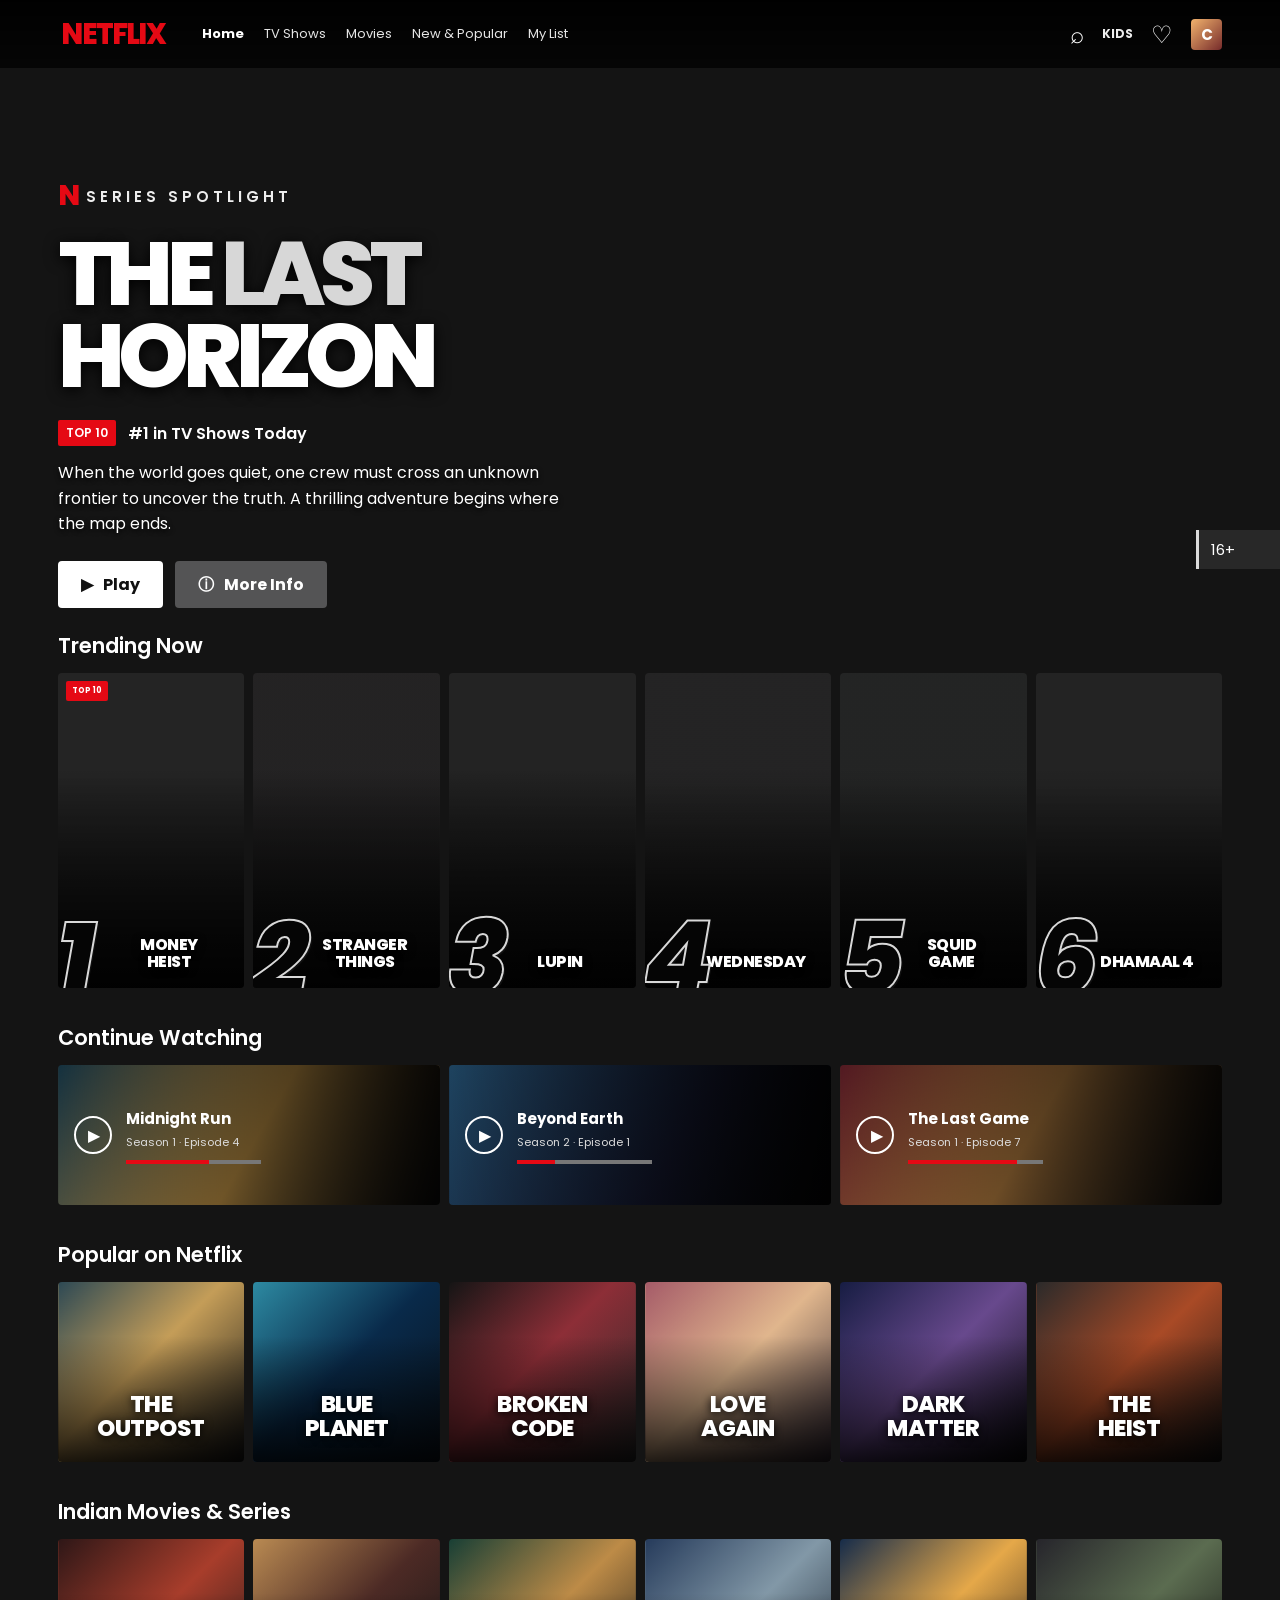
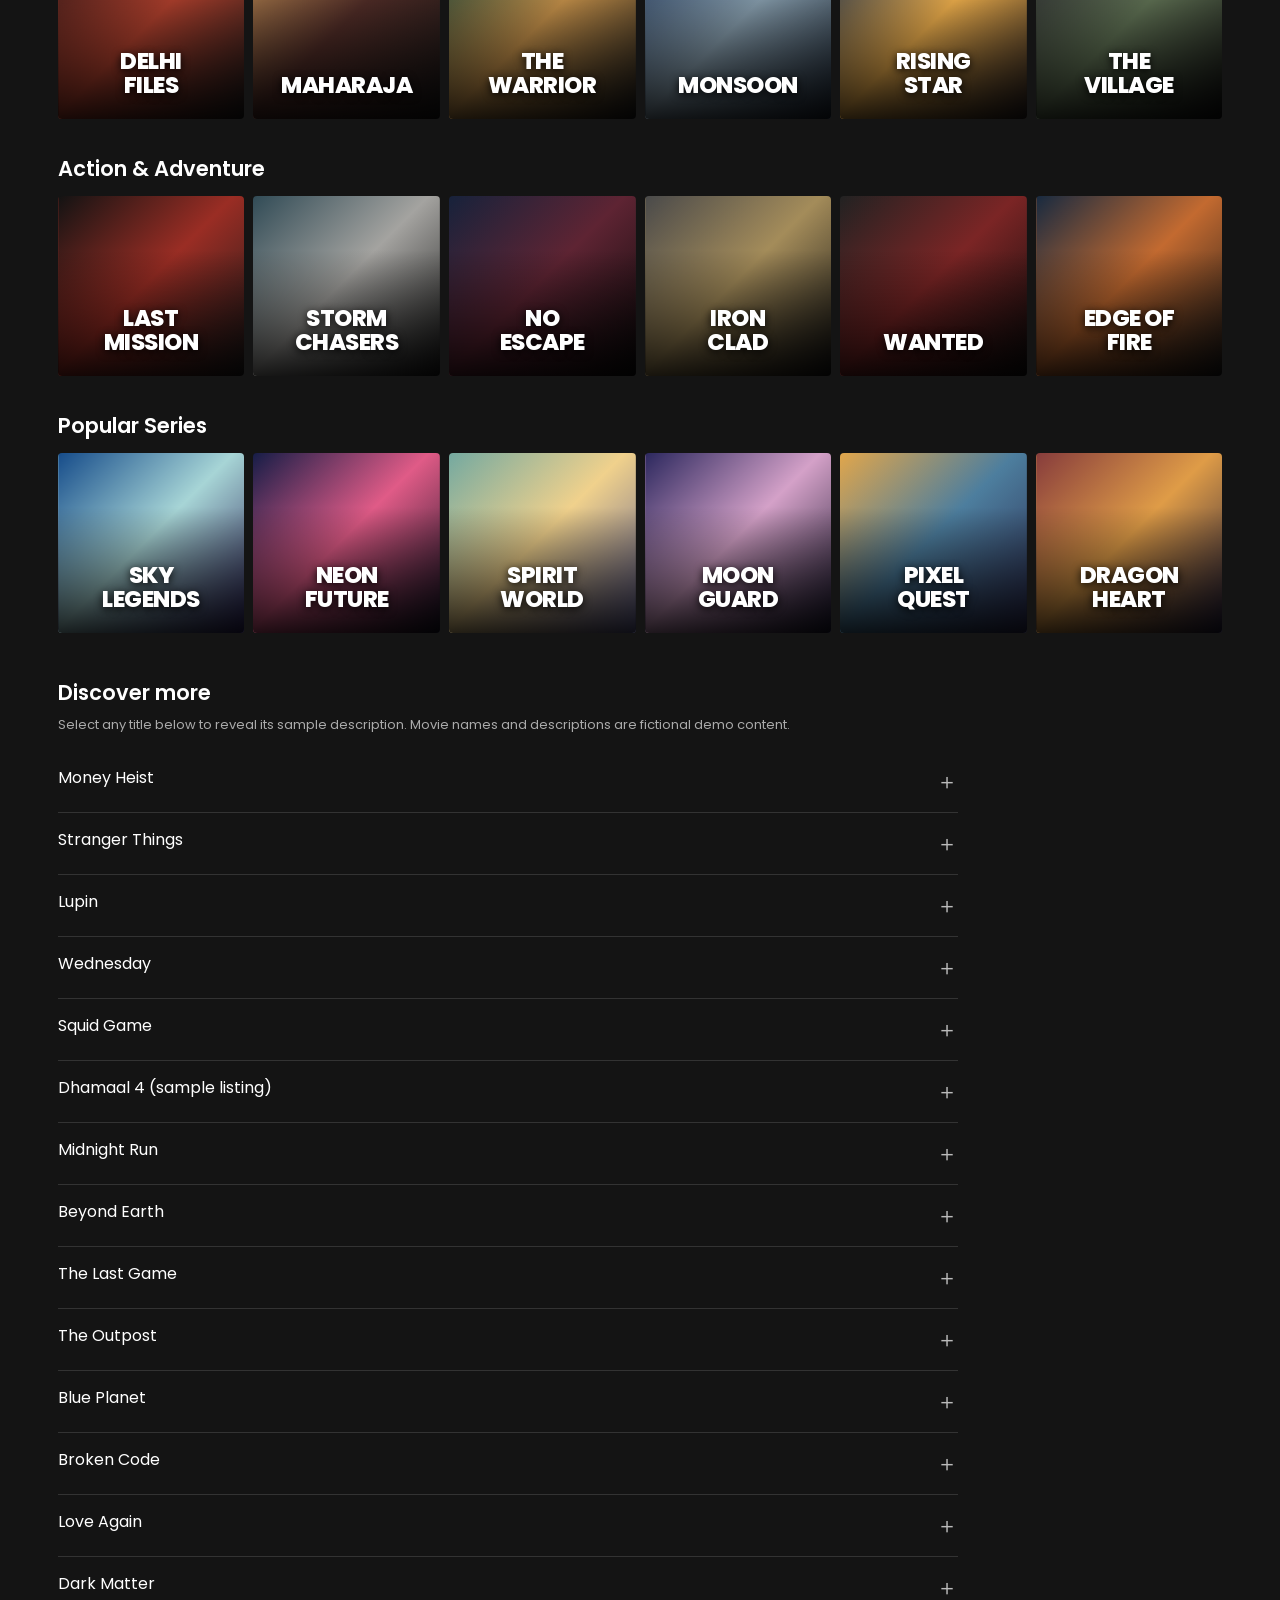
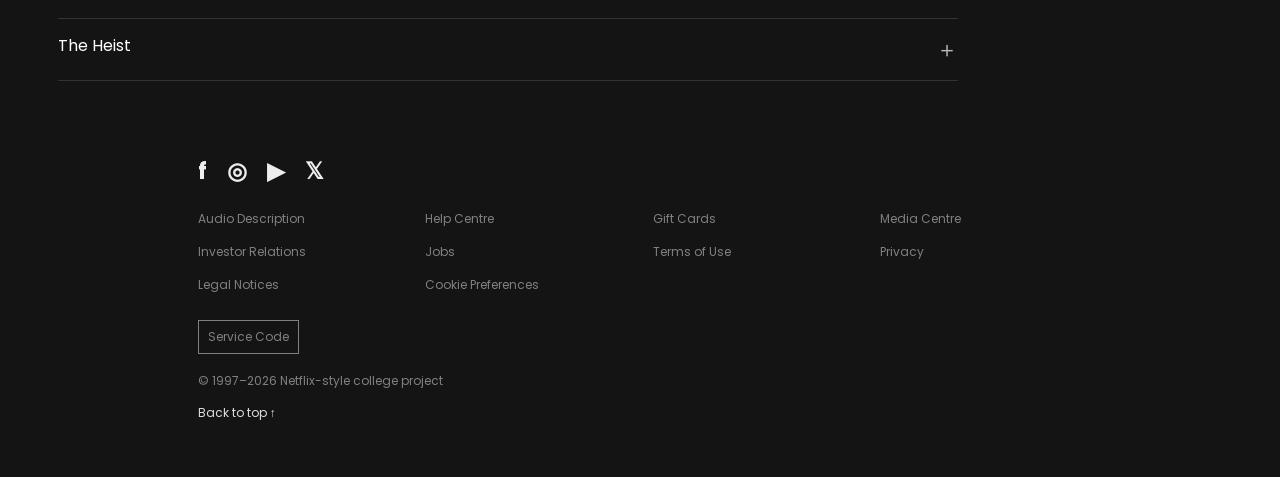
<file: NETFLIX CLONE/home.html>
<!DOCTYPE html>
<html lang="en">
<head>
    <meta charset="UTF-8">
    <meta name="viewport" content="width=device-width, initial-scale=1.0">
    <meta name="description" content="Browse a Netflix-style movie and series showcase.">
    <title>Netflix — Browse</title>
    <link rel="stylesheet" href="home.css">
</head>
<body>
    <header class="browse-nav">
        <a class="brand" href="home.html" aria-label="Netflix home">NETFLIX</a>
        <nav class="browse-links" aria-label="Main navigation">
            <a class="active" href="#home">Home</a><a href="#series">TV Shows</a><a href="#movies">Movies</a><a href="#trending">New & Popular</a><a href="#my-list">My List</a>
        </nav>
        <div class="browse-tools"><a href="#search" aria-label="Search">⌕</a><span class="kids-label">KIDS</span><a href="#my-list" aria-label="My list">♡</a><a class="profile" href="#profile" aria-label="Profile">C</a></div>
    </header>

    <main id="home">
        <section class="billboard">
            <div class="billboard-bg"></div>
            <div class="billboard-content">
                <p class="eyebrow"><span class="N-mark">N</span> SERIES SPOTLIGHT</p>
                <h1>THE <span>LAST</span><br>HORIZON</h1>
                <div class="billboard-meta"><span class="top-ten">TOP 10</span><span>#1 in TV Shows Today</span></div>
                <p class="billboard-description">When the world goes quiet, one crew must cross an unknown frontier to uncover the truth. A thrilling adventure begins where the map ends.</p>
                <div class="billboard-buttons">
                    <a class="play-button" href="#trending"><span>▶</span> Play</a>
                    <a class="info-button" href="#featured"><span>ⓘ</span> More Info</a>
                </div>
            </div>
            <div class="age-rating">16+</div>
        </section>

        <div class="browse-content">
            <section class="movie-section" id="trending">
                <h2>Trending Now</h2>
                <div class="movie-row trending-row">
                    <a class="movie-card trend-money" href="#details-1" aria-label="Money Heist details"><span class="rank">1</span><span class="poster-title">MONEY<br>HEIST</span><span class="card-label">TOP 10</span></a>
                    <a class="movie-card trend-stranger" href="#details-2" aria-label="Stranger Things details"><span class="rank">2</span><span class="poster-title">STRANGER<br>THINGS</span></a>
                    <a class="movie-card trend-lupin" href="#details-3" aria-label="Lupin details"><span class="rank">3</span><span class="poster-title">LUPIN</span></a>
                    <a class="movie-card trend-wednesday" href="#details-4" aria-label="Wednesday details"><span class="rank">4</span><span class="poster-title">WEDNESDAY</span></a>
                    <a class="movie-card trend-squid" href="#details-5" aria-label="Squid Game details"><span class="rank">5</span><span class="poster-title">SQUID<br>GAME</span></a>
                    <a class="movie-card trend-dhamal" href="#details-6" aria-label="Dhamaal 4 sample details"><span class="rank">6</span><span class="poster-title">DHAMAAL 4</span></a>
                </div>
            </section>

            <section class="movie-section" id="my-list">
                <h2>Continue Watching</h2>
                <div class="movie-row wide-row">
                    <a class="wide-card wide-1" href="#details-7"><span class="continue-play">▶</span><span class="wide-info"><strong>Midnight Run</strong><small>Season 1 · Episode 4</small><span class="progress"><i style="width:62%"></i></span></span></a>
                    <a class="wide-card wide-2" href="#details-8"><span class="continue-play">▶</span><span class="wide-info"><strong>Beyond Earth</strong><small>Season 2 · Episode 1</small><span class="progress"><i style="width:28%"></i></span></span></a>
                    <a class="wide-card wide-3" href="#details-9"><span class="continue-play">▶</span><span class="wide-info"><strong>The Last Game</strong><small>Season 1 · Episode 7</small><span class="progress"><i style="width:81%"></i></span></span></a>
                </div>
            </section>

            <section class="movie-section" id="movies">
                <h2>Popular on Netflix</h2>
                <div class="movie-row">
                    <a class="image-card img-1" href="#details-10"><span class="image-card-title">THE<br>OUTPOST</span><span class="hover-info"><b>▶</b>　♡　＋<small>Action · 2026</small></span></a>
                    <a class="image-card img-2" href="#details-11"><span class="image-card-title">BLUE<br>PLANET</span><span class="hover-info"><b>▶</b>　♡　＋<small>Documentary · 2025</small></span></a>
                    <a class="image-card img-3" href="#details-12"><span class="image-card-title">BROKEN<br>CODE</span><span class="hover-info"><b>▶</b>　♡　＋<small>Thriller · 2026</small></span></a>
                    <a class="image-card img-4" href="#details-13"><span class="image-card-title">LOVE<br>AGAIN</span><span class="hover-info"><b>▶</b>　♡　＋<small>Romance · 2025</small></span></a>
                    <a class="image-card img-5" href="#details-14"><span class="image-card-title">DARK<br>MATTER</span><span class="hover-info"><b>▶</b>　♡　＋<small>Sci-Fi · 2026</small></span></a>
                    <a class="image-card img-6" href="#details-15"><span class="image-card-title">THE<br>HEIST</span><span class="hover-info"><b>▶</b>　♡　＋<small>Crime · 2025</small></span></a>
                </div>
            </section>

            <section class="movie-section" id="series">
                <h2>Indian Movies & Series</h2>
                <div class="movie-row">
                    <a class="image-card india-1" href="#details-16"><span class="image-card-title">DELHI<br>FILES</span><span class="hover-info"><b>▶</b>　♡　＋<small>Crime Drama · Hindi</small></span></a>
                    <a class="image-card india-2" href="#details-17"><span class="image-card-title">MAHARAJA</span><span class="hover-info"><b>▶</b>　♡　＋<small>Drama · Hindi</small></span></a>
                    <a class="image-card india-3" href="#details-18"><span class="image-card-title">THE<br>WARRIOR</span><span class="hover-info"><b>▶</b>　♡　＋<small>Action · Telugu</small></span></a>
                    <a class="image-card india-4" href="#details-19"><span class="image-card-title">MONSOON</span><span class="hover-info"><b>▶</b>　♡　＋<small>Romance · Hindi</small></span></a>
                    <a class="image-card india-5" href="#details-20"><span class="image-card-title">RISING<br>STAR</span><span class="hover-info"><b>▶</b>　♡　＋<small>Sports · Hindi</small></span></a>
                    <a class="image-card india-6" href="#details-21"><span class="image-card-title">THE<br>VILLAGE</span><span class="hover-info"><b>▶</b>　♡　＋<small>Mystery · Tamil</small></span></a>
                </div>
            </section>

            <section class="movie-section" id="featured">
                <h2>Action & Adventure</h2>
                <div class="movie-row">
                    <a class="image-card action-1" href="#details-22"><span class="image-card-title">LAST<br>MISSION</span><span class="hover-info"><b>▶</b>　♡　＋<small>Action · 2026</small></span></a>
                    <a class="image-card action-2" href="#details-23"><span class="image-card-title">STORM<br>CHASERS</span><span class="hover-info"><b>▶</b>　♡　＋<small>Adventure · 2025</small></span></a>
                    <a class="image-card action-3" href="#details-24"><span class="image-card-title">NO<br>ESCAPE</span><span class="hover-info"><b>▶</b>　♡　＋<small>Thriller · 2026</small></span></a>
                    <a class="image-card action-4" href="#details-25"><span class="image-card-title">IRON<br>CLAD</span><span class="hover-info"><b>▶</b>　♡　＋<small>Action · 2025</small></span></a>
                    <a class="image-card action-5" href="#details-26"><span class="image-card-title">WANTED</span><span class="hover-info"><b>▶</b>　♡　＋<small>Crime · 2026</small></span></a>
                    <a class="image-card action-6" href="#details-27"><span class="image-card-title">EDGE OF<br>FIRE</span><span class="hover-info"><b>▶</b>　♡　＋<small>Adventure · 2025</small></span></a>
                </div>
            </section>

            <section class="movie-section">
                <h2>Popular Series</h2>
                <div class="movie-row">
                    <a class="image-card anime-1" href="#details-28"><span class="image-card-title">SKY<br>LEGENDS</span><span class="hover-info"><b>▶</b>　♡　＋<small>Anime · Fantasy</small></span></a>
                    <a class="image-card anime-2" href="#details-29"><span class="image-card-title">NEON<br>FUTURE</span><span class="hover-info"><b>▶</b>　♡　＋<small>Anime · Sci-Fi</small></span></a>
                    <a class="image-card anime-3" href="#details-30"><span class="image-card-title">SPIRIT<br>WORLD</span><span class="hover-info"><b>▶</b>　♡　＋<small>Animation · Family</small></span></a>
                    <a class="image-card anime-4" href="#details-31"><span class="image-card-title">MOON<br>GUARD</span><span class="hover-info"><b>▶</b>　♡　＋<small>Anime · Action</small></span></a>
                    <a class="image-card anime-5" href="#details-32"><span class="image-card-title">PIXEL<br>QUEST</span><span class="hover-info"><b>▶</b>　♡　＋<small>Animation · Comedy</small></span></a>
                    <a class="image-card anime-6" href="#details-33"><span class="image-card-title">DRAGON<br>HEART</span><span class="hover-info"><b>▶</b>　♡　＋<small>Anime · Adventure</small></span></a>
                </div>
            </section>

            <section class="details-library" aria-label="Movie details">
                <h2>Discover more</h2>
                <p class="details-note">Select any title below to reveal its sample description. Movie names and descriptions are fictional demo content.</p>
                <details id="details-1"><summary>Money Heist <span>＋</span></summary><p>A globe-trotting action comedy about an unlikely team chasing a legendary prize. <b>Genre:</b> Action · <b>Rating:</b> 8.1/10</p></details>
                <details id="details-2"><summary>Stranger Things <span>＋</span></summary><p>A crew discovers something extraordinary beneath the ocean floor. <b>Genre:</b> Mystery · <b>Rating:</b> 7.8/10</p></details>
                <details id="details-3"><summary>Lupin <span>＋</span></summary><p>An undercover analyst races to stop a secret network before sunrise. <b>Genre:</b> Thriller · <b>Rating:</b> 8.4/10</p></details>
                <details id="details-4"><summary>Wednesday <span>＋</span></summary><p>Three strangers follow their ambitions through a city that never sleeps. <b>Genre:</b> Drama · <b>Rating:</b> 7.9/10</p></details>
                <details id="details-5"><summary>Squid Game <span>＋</span></summary><p>A courier's final delivery pulls him into a dangerous conspiracy. <b>Genre:</b> Crime · <b>Rating:</b> 8.0/10</p></details>
                <details id="details-6"><summary>Dhamaal 4 (sample listing) <span>＋</span></summary><p>Explorers cross a remote wilderness in search of a lost settlement. <b>Genre:</b> Adventure · <b>Rating:</b> 7.7/10</p></details>
                <details id="details-7"><summary>Midnight Run <span>＋</span></summary><p>A night-shift driver becomes the only witness to a city-wide mystery. <b>Genre:</b> Mystery · <b>Rating:</b> 8.2/10</p></details>
                <details id="details-8"><summary>Beyond Earth <span>＋</span></summary><p>A small research team searches for a habitable world beyond our solar system. <b>Genre:</b> Sci-Fi · <b>Rating:</b> 8.5/10</p></details>
                <details id="details-9"><summary>The Last Game <span>＋</span></summary><p>A young athlete gets one last chance to prove himself on the biggest stage. <b>Genre:</b> Sports · <b>Rating:</b> 8.3/10</p></details>
                <details id="details-10"><summary>The Outpost <span>＋</span></summary><p>A team must defend an isolated outpost against impossible odds. <b>Genre:</b> Action · <b>Rating:</b> 7.6/10</p></details>
                <details id="details-11"><summary>Blue Planet <span>＋</span></summary><p>A visually rich journey through Earth's most remarkable marine habitats. <b>Genre:</b> Documentary · <b>Rating:</b> 9.0/10</p></details>
                <details id="details-12"><summary>Broken Code <span>＋</span></summary><p>A software engineer uncovers a pattern hidden inside a mysterious data breach. <b>Genre:</b> Thriller · <b>Rating:</b> 8.0/10</p></details>
                <details id="details-13"><summary>Love Again <span>＋</span></summary><p>Two old friends meet again and rethink what they really want from life. <b>Genre:</b> Romance · <b>Rating:</b> 7.4/10</p></details>
                <details id="details-14"><summary>Dark Matter <span>＋</span></summary><p>A scientist's experiment reveals a reality that should not exist. <b>Genre:</b> Sci-Fi · <b>Rating:</b> 8.6/10</p></details>
                <details id="details-15"><summary>The Heist <span>＋</span></summary><p>A meticulous crew plans a daring robbery with a hidden twist. <b>Genre:</b> Crime · <b>Rating:</b> 8.1/10</p></details>
            </section>
        </div>
    </main>

    <footer class="browse-footer">
        <div class="socials"><a href="#home">f</a><a href="#home">◎</a><a href="#home">▶</a><a href="#home">𝕏</a></div>
        <div class="browse-footer-links"><a href="#home">Audio Description</a><a href="#home">Help Centre</a><a href="#home">Gift Cards</a><a href="#home">Media Centre</a><a href="#home">Investor Relations</a><a href="#home">Jobs</a><a href="#home">Terms of Use</a><a href="#home">Privacy</a><a href="#home">Legal Notices</a><a href="#home">Cookie Preferences</a></div>
        <button class="service-code" type="button">Service Code</button>
        <p>© 1997–2026 Netflix-style college project</p>
        <a class="back-top" href="#top">Back to top ↑</a>
    </footer>
</body>
</html>
</file>
<file: NETFLIX CLONE/home.css>
@import url('https://fonts.googleapis.com/css2?family=Poppins:wght@300;400;500;600;700;800&display=swap');
:root { --red:#e50914; --bg:#141414; --muted:#b3b3b3; }
* { box-sizing:border-box; margin:0; padding:0; }
html { scroll-behavior:smooth; scroll-padding-top:80px; }
body { background:var(--bg); color:#fff; font-family:'Poppins',Arial,sans-serif; overflow-x:hidden; }
a { color:inherit; text-decoration:none; }
.browse-nav { height:68px; position:sticky; top:0; z-index:20; display:flex; align-items:center; gap:34px; padding:0 4.5%; background:linear-gradient(180deg,rgba(0,0,0,.96),rgba(0,0,0,.72)); }
.brand { color:var(--red); font-size:30px; font-weight:800; letter-spacing:-2px; transform:scaleX(.94); }
.browse-links { display:flex; align-items:center; gap:20px; font-size:13px; color:#e5e5e5; white-space:nowrap; }
.browse-links a:hover,.browse-tools a:hover { color:#b3b3b3; }
.browse-links .active { color:#fff; font-weight:700; }
.browse-tools { display:flex; align-items:center; gap:18px; margin-left:auto; font-size:24px; }
.kids-label { font-size:12px; font-weight:700; color:#eee; }
.profile { display:grid; place-items:center; width:31px; height:31px; background:linear-gradient(135deg,#f2b36d,#762b2b); border-radius:4px; font-weight:700; font-size:15px; }
.billboard { min-height:570px; height:67vw; max-height:720px; position:relative; overflow:hidden; margin-top:-68px; }
.billboard-bg { position:absolute; inset:0; background:linear-gradient(90deg,#141414 0%,rgba(20,20,20,.88) 23%,rgba(20,20,20,.3) 58%,rgba(20,20,20,.1) 100%),linear-gradient(0deg,#141414 0%,transparent 40%),url('https://images.unsplash.com/photo-1519608487953-e999c86e7455?auto=format&fit=crop&w=2000&q=85') center 35%/cover no-repeat; }
.billboard-content { position:relative; z-index:1; padding:175px 4.5% 80px; max-width:720px; }
.eyebrow { display:flex; align-items:center; gap:9px; font-size:15px; letter-spacing:4px; font-weight:600; color:#eee; margin-bottom:16px; }
.N-mark { font-size:28px; color:var(--red); font-weight:800; letter-spacing:-3px; }
.billboard h1 { font-size:clamp(3.1rem,7vw,6rem); line-height:.91; letter-spacing:-.07em; font-weight:800; text-shadow:0 3px 15px #000; }
.billboard h1 span { color:#d7d7d7; }
.billboard-meta { display:flex; align-items:center; gap:12px; font-size:16px; font-weight:600; margin:24px 0 14px; }
.top-ten { background:var(--red); padding:4px 8px; font-size:12px; border-radius:2px; }
.billboard-description { max-width:520px; line-height:1.6; font-size:16px; text-shadow:0 2px 5px #000; }
.billboard-buttons { display:flex; gap:12px; margin-top:24px; }
.play-button,.info-button { padding:11px 23px; border-radius:4px; display:inline-flex; gap:10px; align-items:center; font-size:16px; font-weight:700; }
.play-button { color:#111; background:#fff; }
.play-button:hover { background:#d8d8d8; }
.info-button { background:rgba(109,109,110,.72); }
.info-button:hover { background:rgba(109,109,110,.48); }
.age-rating { position:absolute; bottom:21%; right:0; background:rgba(51,51,51,.65); border-left:3px solid #dcdcdc; padding:8px 45px 8px 12px; font-size:15px; }
.browse-content { position:relative; z-index:2; margin-top:-90px; }
.movie-section { padding:0 4.5%; margin-bottom:34px; }
.movie-section h2,.details-library h2 { font-size:21px; font-weight:600; margin-bottom:12px; }
.movie-row { display:grid; grid-template-columns:repeat(6,minmax(0,1fr)); gap:9px; }
.movie-card,.image-card { min-width:0; height:315px; position:relative; overflow:hidden; border-radius:4px; background-color:#242424; background-size:cover; background-position:center; transition:transform .25s ease,box-shadow .25s ease; isolation:isolate; }
.movie-card::before,.image-card::before { content:""; position:absolute; inset:0; z-index:-1; background:linear-gradient(0deg,rgba(0,0,0,.85),transparent 70%); }
.movie-card:hover,.image-card:hover,.wide-card:hover { transform:scale(1.055); z-index:4; box-shadow:0 8px 25px rgba(0,0,0,.6); }
.rank { position:absolute; left:8px; bottom:-20px; font-size:100px; line-height:1; font-weight:800; font-style:italic; -webkit-text-stroke:2px #d8d8d8; color:#111; text-shadow:3px 3px 0 #111; }
.poster-title,.image-card-title { position:absolute; bottom:14px; left:43%; right:6px; font-size:clamp(12px,1.35vw,21px); font-weight:800; line-height:1.05; text-align:center; letter-spacing:-.5px; text-shadow:0 2px 8px #000; }
.card-label { position:absolute; top:8px; left:8px; background:var(--red); padding:4px 6px; font-size:8px; font-weight:700; border-radius:2px; }
.poster-1 { background-image:linear-gradient(135deg,#161c30,#a33b26 48%,#17131b); }
.poster-2 { background-image:linear-gradient(160deg,#122e43,#157a83 50%,#06121e); }
.poster-3 { background-image:linear-gradient(140deg,#1c1c1c,#6d2735 48%,#080808); }
.poster-4 { background-image:linear-gradient(145deg,#40261e,#c57d36 45%,#160e0d); }
.poster-5 { background-image:linear-gradient(145deg,#10151c,#324a6a 45%,#09090b); }
.poster-6 { background-image:linear-gradient(145deg,#334b35,#b1a078 48%,#171d17); }
.wide-row { grid-template-columns:repeat(3,minmax(0,1fr)); }
.wide-card { height:140px; display:flex; align-items:center; gap:14px; position:relative; overflow:hidden; border-radius:4px; background-size:cover; background-position:center; transition:transform .25s ease; }
.wide-card::before { content:""; position:absolute; inset:0; background:linear-gradient(90deg,rgba(0,0,0,.15),rgba(0,0,0,.9)); }
.wide-1 { background-image:linear-gradient(120deg,#17394a,#d2a04b 52%,#171717); }
.wide-2 { background-image:linear-gradient(120deg,#234f70,#171b35 60%,#080808); }
.wide-3 { background-image:linear-gradient(120deg,#601d27,#c78b46 50%,#171717); }
.continue-play { position:relative; z-index:1; margin-left:16px; border:2px solid white; border-radius:50%; width:38px; height:38px; display:grid; place-items:center; padding-left:3px; }
.wide-info { position:relative; z-index:1; display:flex; flex-direction:column; gap:4px; min-width:0; }
.wide-info strong { font-size:15px; }
.wide-info small { color:#ddd; font-size:11px; }
.progress { width:135px; max-width:100%; height:4px; background:#777; margin-top:5px; }
.progress i { display:block; height:100%; background:var(--red); }
.image-card { height:180px; background-image:linear-gradient(135deg,#3d3d3d,#101010); }
.image-card-title { left:10px; right:10px; bottom:22px; font-size:23px; }
.hover-info { position:absolute; inset:auto 0 0; padding:10px; display:flex; flex-wrap:wrap; align-items:center; background:rgba(15,15,15,.95); opacity:0; transform:translateY(8px); transition:all .2s ease; font-size:17px; }
.hover-info b { display:grid; place-items:center; border:1px solid #aaa; border-radius:50%; width:28px; height:28px; font-size:11px; }
.hover-info small { flex-basis:100%; font-size:10px; color:#ddd; margin-top:7px; }
.image-card:hover .hover-info { opacity:1; transform:translateY(0); }
.img-1 { background-image:linear-gradient(135deg,#2d4954,#c49d58 45%,#151515); }
.img-2 { background-image:linear-gradient(135deg,#2d8aa2,#092a4a 48%,#09121c); }
.img-3 { background-image:linear-gradient(135deg,#151515,#8d2e37 45%,#292929); }
.img-4 { background-image:linear-gradient(135deg,#a55b68,#e0b68d 48%,#362b37); }
.img-5 { background-image:linear-gradient(135deg,#171d43,#68498d 48%,#09090c); }
.img-6 { background-image:linear-gradient(135deg,#2b2a2a,#a94a26 48%,#141414); }
.india-1 { background-image:linear-gradient(135deg,#2e1717,#a83d2b 48%,#171717); }
.india-2 { background-image:linear-gradient(135deg,#b98a52,#4c2a25 48%,#131313); }
.india-3 { background-image:linear-gradient(135deg,#183f35,#bd8b47 48%,#161616); }
.india-4 { background-image:linear-gradient(135deg,#263b5b,#8298a7 48%,#17202c); }
.india-5 { background-image:linear-gradient(135deg,#162c4a,#e5a849 48%,#241c1c); }
.india-6 { background-image:linear-gradient(135deg,#26252b,#5b6c50 48%,#0d0d0d); }
.action-1 { background-image:linear-gradient(135deg,#131313,#9a2d24 48%,#191919); }
.action-2 { background-image:linear-gradient(135deg,#314b56,#a4a3a0 48%,#171717); }
.action-3 { background-image:linear-gradient(135deg,#17223b,#5e2433 48%,#080808); }
.action-4 { background-image:linear-gradient(135deg,#4a4a4a,#a48c5a 48%,#111); }
.action-5 { background-image:linear-gradient(135deg,#222,#7b2525 48%,#0b0b0b); }
.action-6 { background-image:linear-gradient(135deg,#182a40,#c36a30 48%,#171717); }
.anime-1 { background-image:linear-gradient(135deg,#164c8a,#a7d5d6 48%,#291f55); }
.anime-2 { background-image:linear-gradient(135deg,#161d47,#e05b87 48%,#101020); }
.anime-3 { background-image:linear-gradient(135deg,#74a9a0,#f0d18c 48%,#5b5b8c); }
.anime-4 { background-image:linear-gradient(135deg,#2c285e,#d4a1c8 48%,#17152b); }
.anime-5 { background-image:linear-gradient(135deg,#e1a64b,#4d7e9e 48%,#29284d); }
.anime-6 { background-image:linear-gradient(135deg,#873c3c,#df9c47 48%,#201c39); }
.details-library { padding:10px 4.5% 35px; }
.details-note { color:#aaa; font-size:13px; margin:-5px 0 16px; }
.details-library details { max-width:900px; border-bottom:1px solid #333; padding:14px 0; scroll-margin-top:85px; }
.details-library summary { display:flex; justify-content:space-between; cursor:pointer; list-style:none; font-size:16px; }
.details-library summary::-webkit-details-marker { display:none; }
.details-library summary span { font-size:22px; color:#bbb; }
.details-library details[open] summary span { transform:rotate(45deg); }
.details-library details p { padding:12px 0 4px; max-width:780px; color:#ccc; line-height:1.6; font-size:13px; }
.browse-footer { max-width:1000px; margin:0 auto; padding:38px 4.5% 55px; color:#808080; font-size:12px; }
.socials { display:flex; gap:20px; margin-bottom:22px; }
.socials a { color:#eee; font-size:23px; font-weight:700; }
.browse-footer-links { display:grid; grid-template-columns:repeat(4,1fr); gap:15px 25px; margin-bottom:26px; }
.browse-footer-links a:hover { text-decoration:underline; }
.service-code { background:transparent; border:1px solid #808080; color:#808080; padding:7px 9px; font:inherit; margin-bottom:18px; }
.browse-footer p { margin-bottom:10px; }
.back-top { display:inline-block; color:#ddd; margin-top:4px; }
@media (min-width:1400px) { .movie-card { height:330px; } .image-card { height:210px; } }
@media (max-width:900px) {
    .browse-nav { gap:20px; padding:0 3%; }
    .browse-links { gap:12px; font-size:11px; }
    .browse-tools { gap:12px; }
    .billboard-content { padding-left:4%; }
    .movie-section { padding:0 3%; }
    .movie-row { grid-template-columns:repeat(4,minmax(0,1fr)); }
    .movie-card:nth-child(n+5),.image-card:nth-child(n+5) { display:none; }
    .wide-row { grid-template-columns:repeat(2,minmax(0,1fr)); }
    .wide-card:nth-child(3) { display:none; }
    .details-library { padding-left:3%; padding-right:3%; }
}
@media (max-width:600px) {
    .browse-nav { height:60px; gap:12px; }
    .brand { font-size:24px; }
    .browse-links { position:absolute; top:60px; left:0; right:0; padding:10px 4%; overflow-x:auto; background:rgba(0,0,0,.8); gap:17px; }
    .browse-tools { gap:10px; font-size:20px; }
    .kids-label { display:none; }
    .billboard { margin-top:-60px; min-height:560px; height:82vh; }
    .billboard-bg { background-position:60% center; background-image:linear-gradient(90deg,rgba(20,20,20,.85),rgba(20,20,20,.28)),linear-gradient(0deg,#141414 0%,transparent 65%),url('https://images.unsplash.com/photo-1519608487953-e999c86e7455?auto=format&fit=crop&w=1200&q=80'); }
    .billboard-content { padding:180px 5% 80px; }
    .eyebrow { font-size:11px; letter-spacing:2px; }
    .billboard h1 { font-size:3.4rem; }
    .billboard-description { font-size:13px; max-width:420px; }
    .billboard-meta { font-size:13px; margin:17px 0 10px; }
    .play-button,.info-button { padding:9px 16px; font-size:14px; }
    .age-rating { bottom:14%; padding-right:22px; }
    .browse-content { margin-top:-55px; }
    .movie-section { margin-bottom:26px; }
    .movie-section h2,.details-library h2 { font-size:17px; }
    .movie-row { grid-template-columns:repeat(2,minmax(0,1fr)); gap:8px; }
    .movie-card { height:230px; }
    .image-card { height:150px; }
    .movie-card:nth-child(n+5),.image-card:nth-child(n+5) { display:block; }
    .movie-card:nth-child(n+5),.image-card:nth-child(n+5) { display:none; }
    .movie-card:nth-child(-n+4),.image-card:nth-child(-n+4) { display:block; }
    .poster-title { font-size:15px; }
    .rank { font-size:85px; }
    .wide-row { grid-template-columns:1fr; }
    .wide-card:nth-child(3) { display:flex; }
    .wide-card { height:120px; }
    .wide-info strong { font-size:14px; }
    .browse-footer-links { grid-template-columns:repeat(2,1fr); }
    .details-library { padding:5px 5% 30px; }
}


/* Larger, cinematic numbered trending cards inspired by the supplied reference */
.trend-money { background-image:linear-gradient(0deg,rgba(0,0,0,.76),transparent 68%),url("https://images.unsplash.com/photo-1519608487953-e999c86e7455?auto=format&fit=crop&w=600&q=85"); }
.trend-stranger { background-image:linear-gradient(0deg,rgba(0,0,0,.78),rgba(30,8,20,.05) 68%),url("https://images.unsplash.com/photo-1500530855697-b586d89ba3ee?auto=format&fit=crop&w=600&q=85"); }
.trend-lupin { background-image:linear-gradient(0deg,rgba(0,0,0,.8),rgba(0,0,0,.04) 68%),url("https://images.unsplash.com/photo-1519608487953-e999c86e7455?auto=format&fit=crop&w=600&q=85"); }
.trend-wednesday { background-image:linear-gradient(0deg,rgba(0,0,0,.82),rgba(20,10,25,.02) 65%),url("https://images.unsplash.com/photo-1518709268805-4e9042af9f23?auto=format&fit=crop&w=600&q=85"); }
.trend-squid { background-image:linear-gradient(0deg,rgba(0,0,0,.82),rgba(15,40,35,.04) 65%),url("https://images.unsplash.com/photo-1518837695005-2083093ee35b?auto=format&fit=crop&w=600&q=85"); }
.trend-dhamal { background-image:linear-gradient(0deg,rgba(0,0,0,.82),rgba(0,0,0,.02) 65%),url("https://images.unsplash.com/photo-1500534623283-312aade485b7?auto=format&fit=crop&w=600&q=85"); }
.trending-row .movie-card { background-size:cover; background-position:center; }
.trending-row .poster-title { left:22%; right:5px; bottom:17px; font-size:clamp(12px,1.25vw,19px); text-align:center; color:#fff; text-shadow:0 2px 8px #000; }
.trending-row .rank { z-index:2; left:-2px; bottom:-21px; font-size:clamp(82px,8vw,126px); -webkit-text-stroke:2px #d8d8d8; color:#050505; text-shadow:2px 2px 0 #111; }
</file>
